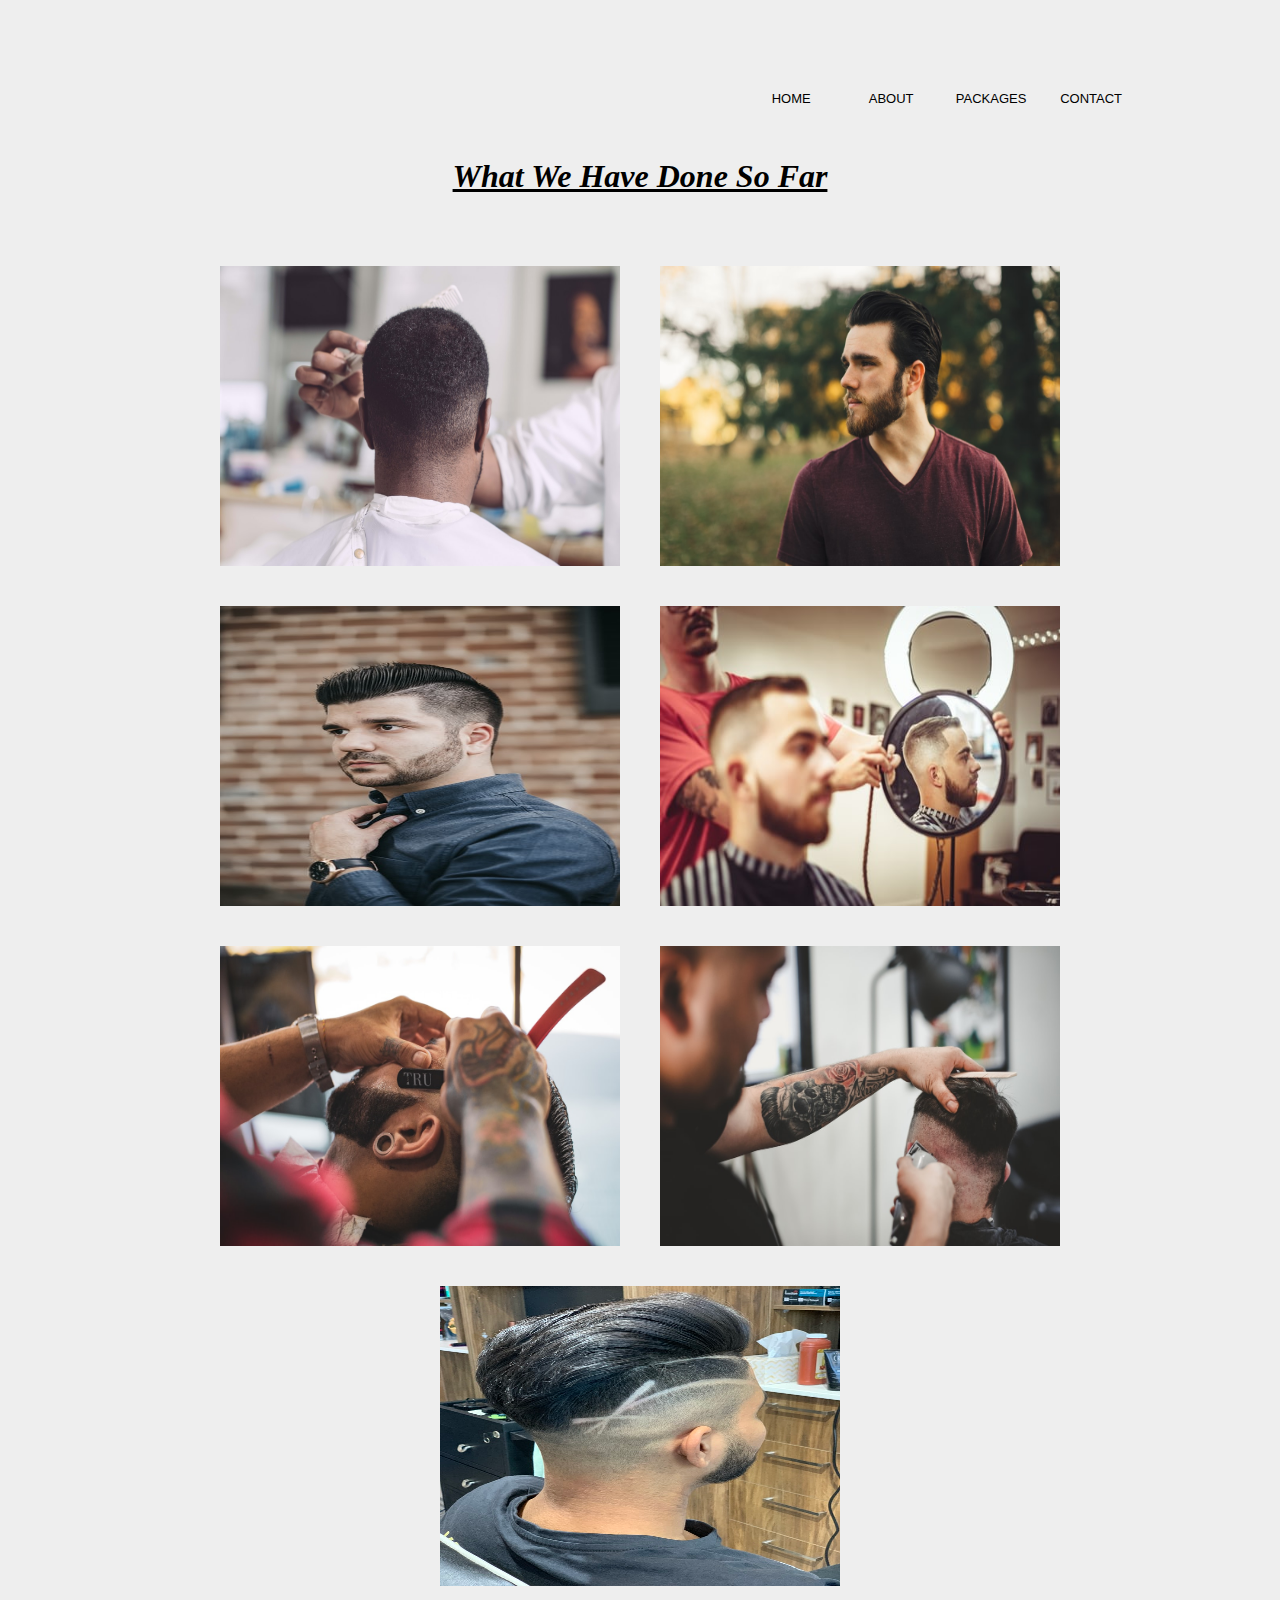
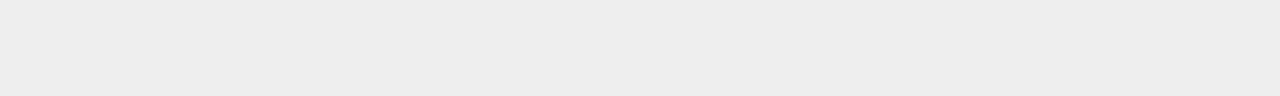
<file: about.html>
<html>
    <head>
        <link rel="stylesheet" href="about.css">
        <body>
            <div class="banner-area"></div>
        <ul class="menu">
            <li><a href="index.html">Home</a></li>
            <li><a href="about.html">About</a></li>
            <li><a href="packages.html">Packages</a></li>
            <li><a href="contact.html">Contact</a></li>
        </ul>
        
            <div class="wrapper"></div>
            <h1><u>What We Have Done So Far</u></h1>
            <div class="flex-container">
                <div class="singe-img"><img src="1.jpg" width="400px" height="300px"></div>
                <div class="singe-img"><img src="2.jpg" width="400px" height="300px"></div>
                <div class="singe-img"><img src="3.jpg"width="400px" height="300px"></div>
                <div class="singe-img"><img src="4.jpg"width="400px" height="300px"></div>
                <div class="singe-img"><img src="5.jpg"width="400px" height="300px"></div>
                <div class="singe-img"><img src="6.jpg"width="400px" height="300px"></div>
                <div class="singe-img"><img src="7.jpg"width="400px" height="300px"></div>
                <!-- <div class="singe-img"><img src="chicken.jpg"width="400px" height="300px"></div>
                <div class="singe-img"><img src="fish.jpg"width="400px" height="300px"></div> -->
            </div>
        
        </body>

    </head>
</html>
</file>
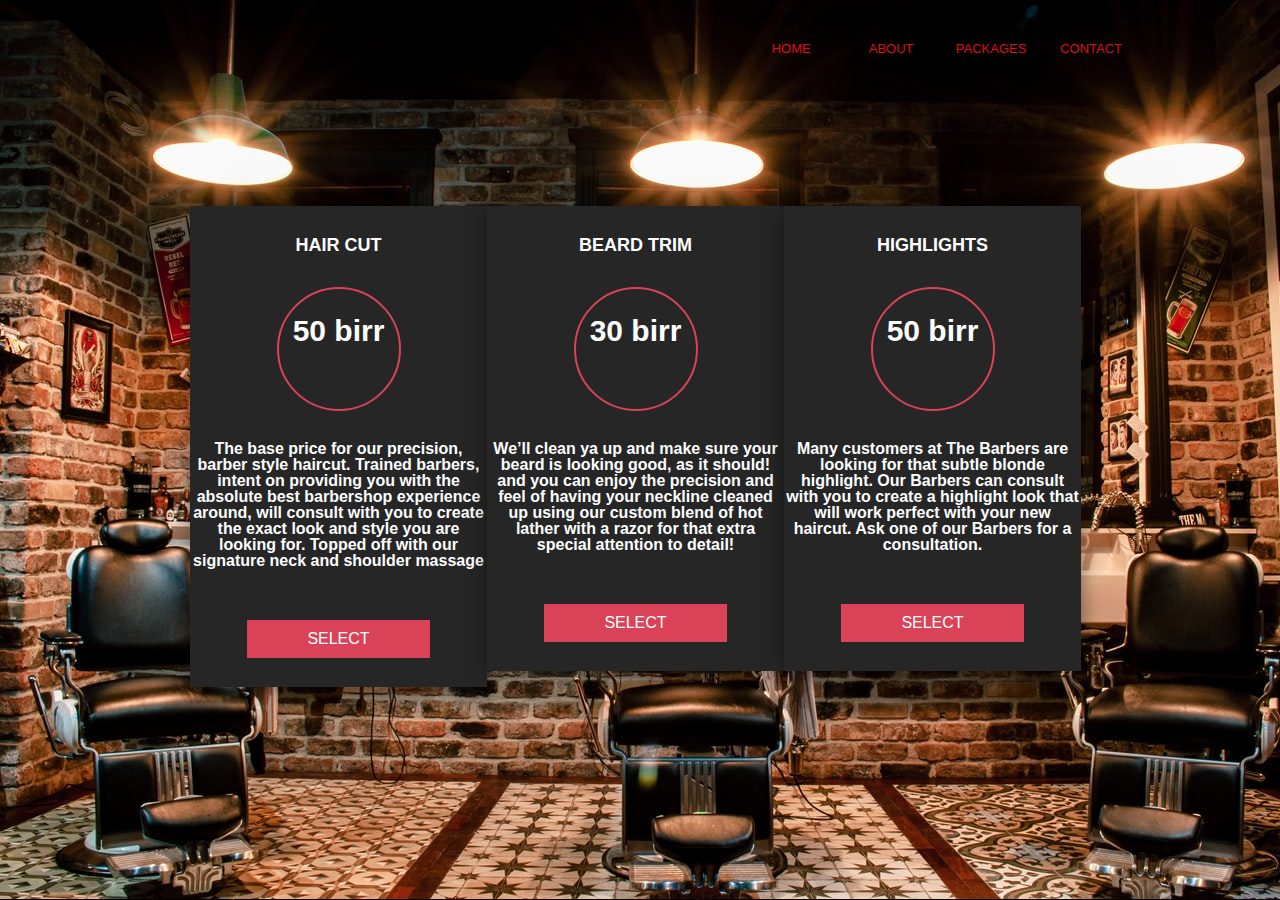
<file: packages.html>
<html>
    <head>
        <link rel="stylesheet" href="packages.css">
<style>
</style>
        <body>
            <!-- <div style="background-image: url(barber.jpg);"></div> -->
            <div class="banner-area"></div>
        <ul class="menu">
            <li><a href="index.html">Home</a></li>
            <li><a href="about.html">About</a></li>
            <li><a href="packages.html">Packages</a></li>
            <li><a href="contact.html">Contact</a></li>
        </ul>
            <div class="wrapper">
                <div class="single-price">
                    <h1>Hair Cut</h1>
                    <div class="price">
                        <h2>50 birr</h2>
                    </div>
                    <div class="deals">
                        <h4>The base price for our precision, barber style haircut. Trained barbers, intent on providing you with the absolute best barbershop experience around, will consult with you to create the exact look and style you are looking for. Topped off with our signature neck and shoulder massage </h4>
                    </div>
                    <a href="#">Select</a>
                </div>
                <div class="single-price">
                    <h1>Beard Trim</h1>
                    <div class="price">
                        <h2>30 birr</h2>
                    </div>
                    <div class="deals">
                        <h4>We’ll clean ya up and make sure your beard is looking good, as it should! and you can enjoy the precision and feel of having your neckline cleaned up using our custom blend of hot lather with a razor for that extra special attention to detail!</h4>
                    
                    </div>
                    <a href="#">Select</a>
                </div>
                <div class="single-price">
                    <h1>Highlights</h1>
                    <div class="price">
                        <h2>50 birr</h2>
                    </div>
                    <div class="deals">
                        <!-- <h4>Basic Deal</h4>
                        <h4>Basic Deal</h4>
                        <h4>Basic Deal</h4>
                        <h4>Basic Deal</h4>
                        <h4>Basic Deal</h4> -->
                         <h4>Many customers at The Barbers are looking for that subtle blonde highlight. Our Barbers can consult with you to create a highlight look that will work perfect with your new haircut. Ask one of our Barbers for a consultation. </h4>
                    </div>
                    <a href="#">Select</a>
                </div>
            </div>
        </body>
    </head>
</html>
</file>
<file: about.css>
.menu {
    width: 42%;
    float: right;
    list-style: none;
    /* padding-top: 0;
     */
}
.menu li{
    width: 100px;
    height: 50px;
    line-height: 50px;
    text-align: center;
    font-size: 13px;
    float: left;
    color: white;
}
.menu li:hover{
    background: lightcoral;
}

.menu li a{
    text-decoration: none;
    font-family: 'Lucida Sans', 'Lucida Sans Regular', 'Lucida Grande', 'Lucida Sans Unicode', Geneva, Verdana, sans-serif;
    color: black;
    text-transform: uppercase;
}
  body{
    background-color: #eee;
     padding-top: 50px; 
}
body h1 {
color: rgb(0, 0, 0);
/* background-color:gray; */
text-align: center;
font-style: italic;
padding-top: 100px;
}
 .flex-container{
display:flex;
flex-wrap: wrap;
flex-direction: row;
align-items: center;
justify-content: center;
padding: 50px;
margin: 20px;
}
.singe-img {
padding: 0px 20px 40px;

}
img:hover{
opacity: 0.5;
transition: 0.9s;
}
</file>
<file: packages.css>
.menu {
    width: 42%;
    float: right;
    list-style: none;
    padding-top: 0;
    
}
.menu li{
    width: 100px;
    height: 50px;
    line-height: 50px;
    text-align: center;
    font-size: 13px;
    float: left;
    color: white;
}
.menu li:hover{
    background: grey;
}

.menu li a{
    text-decoration: none;
    font-family: 'Lucida Sans', 'Lucida Sans Regular', 'Lucida Grande', 'Lucida Sans Unicode', Geneva, Verdana, sans-serif;
    color: rgb(219, 15, 15);
    text-transform: uppercase;
}
  body{
    font-family: 'Lucida Sans', 'Lucida Sans Regular', 'Lucida Grande', 'Lucida Sans Unicode', Geneva, Verdana, sans-serif;
    background: #eee; 
    background-image: url(barber.jpg);
  }
.wrapper {
    width: 900px;
    margin: auto;
    padding-top: 180px;
}
.single-price{
    width: 33%;
    background: #262626;
    float: left;
    margin-top: 2%;
    box-shadow: 1px 1px 20px rgba(0, 0, 0, 0.5);
    text-align: center;
    transition: 0.9s;
}
.price {
    width: 120px;
    height: 120px;
    border-radius: 50%;
    border: 2px solid #da4357;
    margin: 5% auto 0 auto;
    text-align: center;
}
.deals{
    margin-top: 10%;
}
.single-price h1{
    font-size: 18px;
    color: #fff;
    line-height: 3;
    text-transform: uppercase;
}
.price h2{
    font-size: 30px;
    color: #fff;
}
.deals h4{
    text-align: center;
    color: #fff;
    line-height: 1;
}
.single-price:hover{
    background: #da4357;
    color: #fff;
    box-shadow: 0 0 15px rgba(0, 0, 0, 1);
    transform: scale(1.1);
    z-index: 1;
    border-radius: 25px;
}
.single-price:hover .price{
    border-color: #fff;
}
.single-price a{
    text-decoration:none;
    background: #da4357;
    color: #fff;
    padding: 10px 60px;
    display: inline-block;
    margin: 10% auto;
    text-transform: uppercase;
}
.single-price:hover a{
    background: #262626;
    color: #fff;
}
</file>
